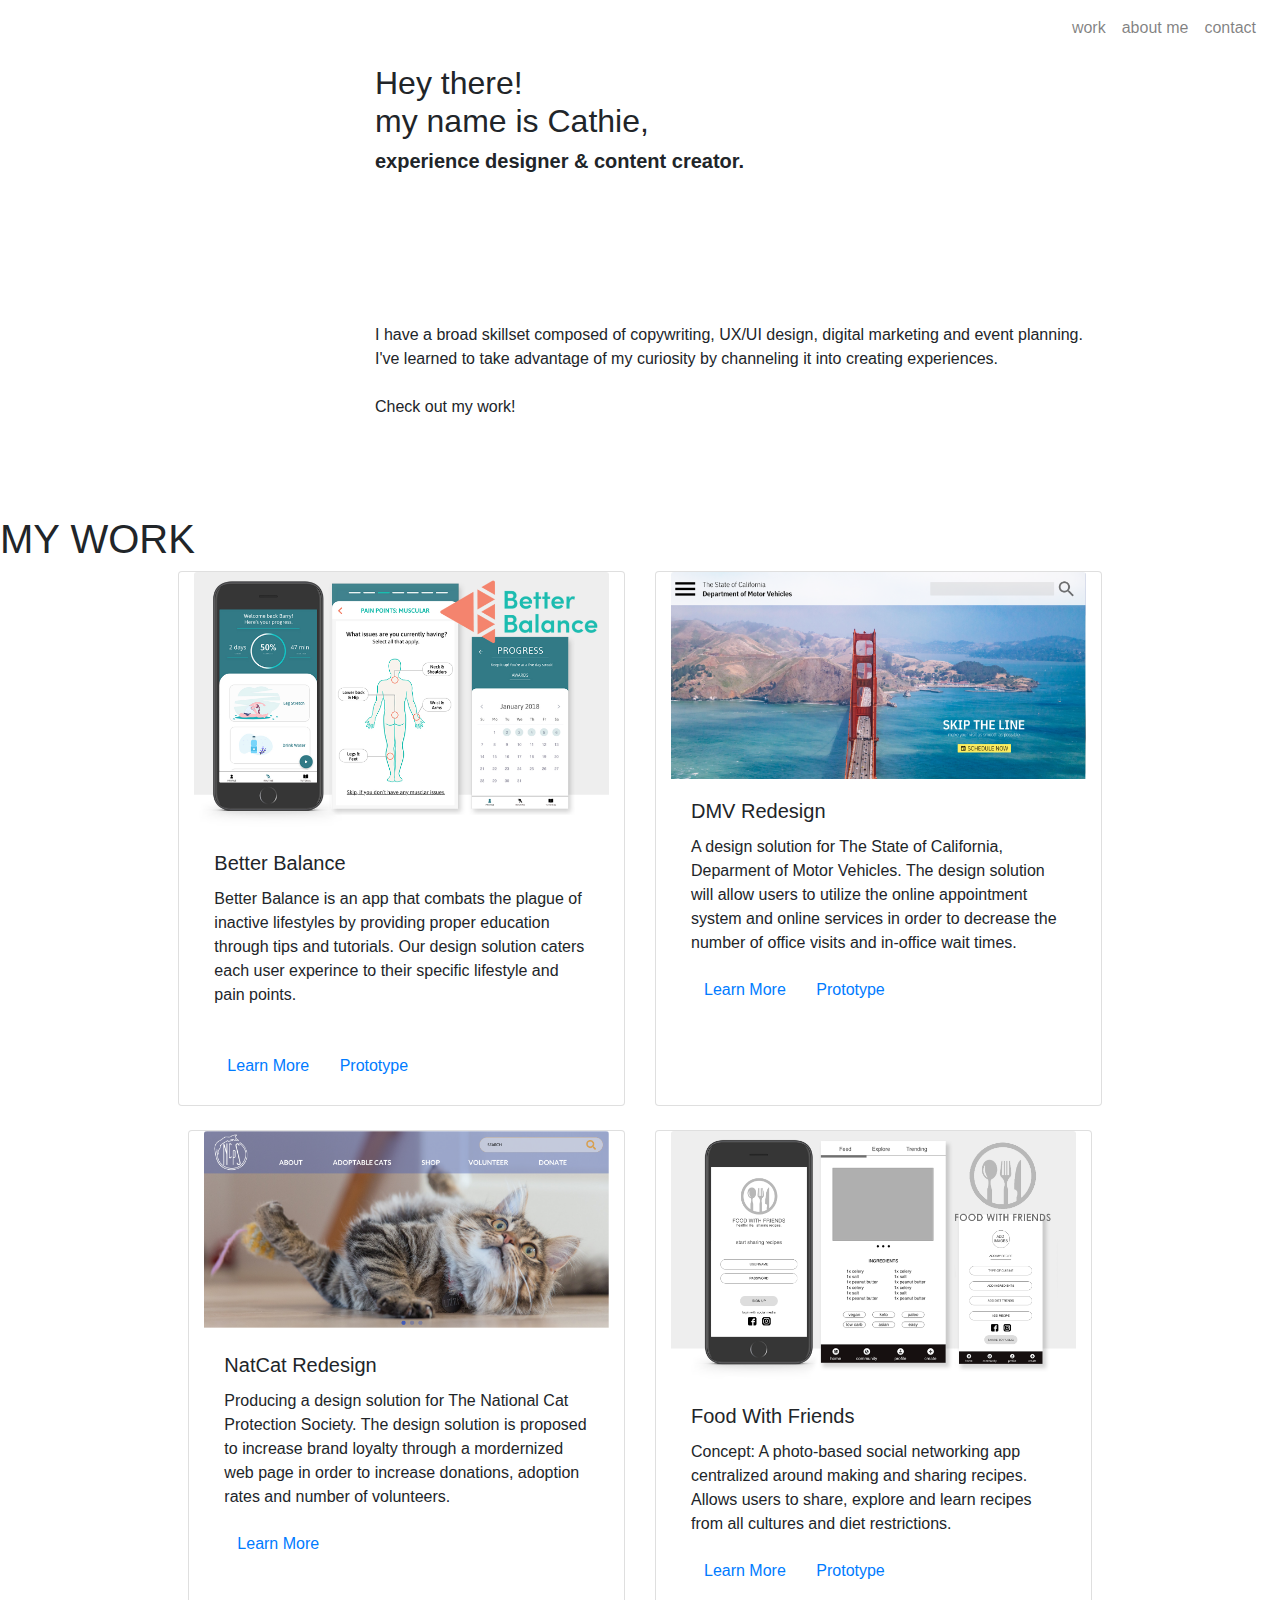
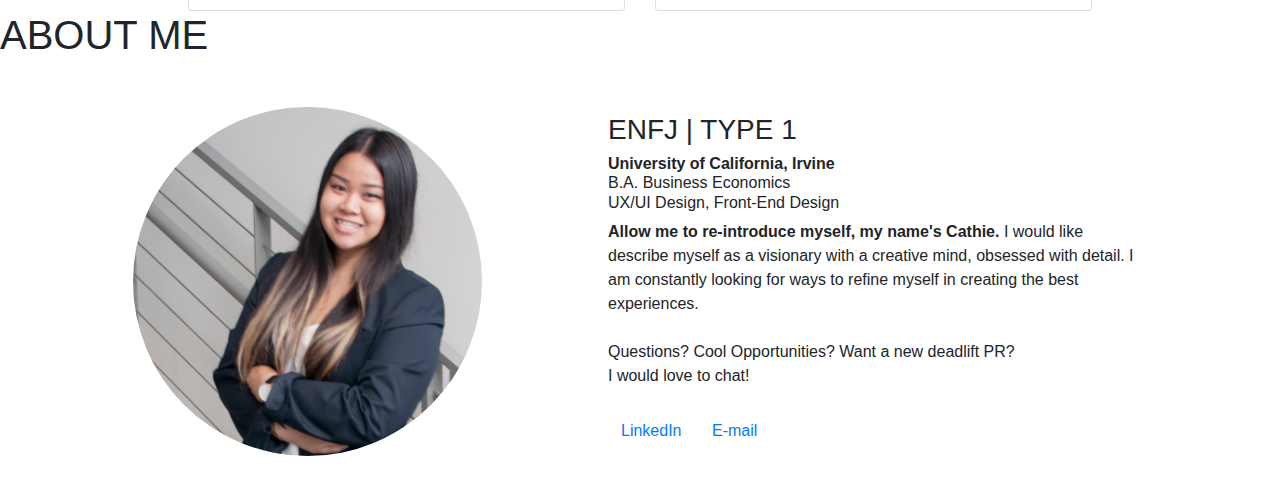
<file: index.html>
<!doctype html>
<html lang="en">

<head>
<title>Cathie Tu</title>
<!-- Required meta tags -->
<meta charset="utf-8">
<meta name="viewport" content="width=device-width, initial-scale=1, shrink-to-fit=no">

<link rel="stylesheet" href="https://maxcdn.bootstrapcdn.com/bootstrap/4.0.0/css/bootstrap.min.css" integrity="sha384-Gn5384xqQ1aoWXA+058RXPxPg6fy4IWvTNh0E263XmFcJlSAwiGgFAW/dAiS6JXm"
crossorigin="anonymous">

<link rel="stylesheet" href="style.css">

<!-- Styling -->
<style>
img {
    width: 100%;
    height: auto;
}
</style>

</head>

<body>
    <nav class="navbar fixed-top navbar-expand navbar-light bg-white">
        <!-- <h1 class="section-title col-lg-3 col-md-6 col-sm-6">CATHIE TU</h1> -->
        <span class="sr-only">(current)</span>
        <ul class="navbar-nav ml-auto">
            <li class="nav-item">
                <a class="nav-link" href="#Work">work</a>
            </li>
            <li class="nav-item">
                <a class="nav-link" href="#AboutMe">about me</a>
            </li>
            <li class="nav-item">
                <a class="nav-link" href="#Contact">contact</a>
            </li>
        </ul>
    </nav>

<!-- Main Content Container -->
<header class="jumbotron jumbotron-fluid bg-white offset-lg-3">
    <div class="col-lg-11 mx-auto text-black">
    <h2 class="display-10">Hey there!<br>
    my name is Cathie,<br></h2>
        <h5><b>experience designer & content creator.</b></h5>
        <div style="margin-top:150px;"> <a>I have a broad skillset composed of copywriting, UX/UI design, digital marketing and event planning. <br>I've learned to take advantage of my curiosity by channeling it into creating experiences.<br>
        <br>Check out my work!</a></div>
    </div>
</header>

    <article id="Work">
    <div class="row">
    <h1 class="section-title col-lg-3 col-sm-12">MY WORK</h1>

    <div class="card-deck justify-content-center">
        <div class="card col-md-4 col-sm-12">
            <img class="card-img-top" src="images/betterbalance.jpg" alt="Better Balance">
            <div class="card-body">
                <h5 class="card-title">Better Balance</h5>
                <p class="card-text">Better Balance is an app that combats the plague of inactive lifestyles by providing proper education through tips and tutorials. Our design solution caters each user experince to their specific lifestyle and pain points.  
                    </p><br>
                <a class="btn btn-default" href="Better-Balance.html" role="button">Learn More</a>
                <a class="btn btn-default" href="https://invis.io/AQPHCQR4GK5"  target="_blank" role="button">Prototype</a>
            </div>
        </div>
        <div class="card col-md-4 col-sm-12">
            <img class="card-img-top" src="images/DMV.png" alt="DMV Redesign">
                <div class="card-body">
                <h5 class="card-title">DMV Redesign</h5>
                <p class="card-text">A design solution for The State of California, Deparment of Motor Vehicles.  The design solution will allow users to utilize the online appointment system and online services in order to decrease the number of office visits and in-office wait times.</p>
                <!--<a class="btn btn-default" href="DMV-Redesign.html" role="button">Learn More</a>-->
                <a class="btn btn-default" href="https://projects.invisionapp.com/boards/DR3PTG5CPUH/" target="_blank" role="button">Learn More</a>
                <a class="btn btn-default" href="https://projects.invisionapp.com/share/TJNYIXS9XFN" target="_blank" role="button">Prototype</a>
                </div>
            </div>
        </div>
    </div><br>
    <div class="card-deck justify-content-center">
        
        <div class="card col-md-4 col-sm-12">
            <img class="card-img-top" src="images/NatCat.png" alt="NatCat Redesign">
                <div class="card-body">
                    <h5 class="card-title">NatCat Redesign</h5>
                    <p class="card-text">Producing a design solution for The National Cat Protection Society. The design solution is proposed to increase brand loyalty through a mordernized web page in order to increase donations, adoption rates and number of volunteers.</p>
                    <a class="btn btn-default" href="https://docs.google.com/presentation/d/1HiwWsgLH2Sv-QukL5yKOrxigmSCWcUnWLzoOxPmlDq8/edit?usp=sharing" target="_blank" role="button">Learn More</a>
                </div>
        </div>
        <div class="card col-md-4 col-sm-12">
            <img class="card-img-top" src="images/FoodWithFriends.png" alt="Food With Friends">
            <div class="card-body">
                <h5 class="card-title">Food With Friends</h5>
                <p class="card-text">Concept: A photo-based social networking app centralized around making and sharing recipes. Allows users to share, explore and learn recipes from all cultures and diet restrictions.</p>
                <a class="btn btn-default" href="https://projects.invisionapp.com/boards/JG3OULS8B3R" target="_blank" role="button">Learn More</a>
                <a class="btn btn-default" href="https://invis.io/89N86ZMSXAC" target="_blank" role="button">Prototype</a>
            </div>
        </div>        
    </div>

</article>
<article id="AboutMe">
    <div class="row"> 
            <h1 class="section-title col-lg-3 col-sm-6" style="margin-bottom: 0px;"> ABOUT ME</h1>
    <div class="container bg-white">
        <div class="row align-items-center">
            <div class="col-lg-5 order-lg-1">
            <div class="p-5">
                <img class="img-fluid rounded-circle"  src="images/CTsquare.jpg" alt="Cathie headshot">
            </div>
            </div>
            <div class="col-lg-7 order-lg-1 text-black">
            <div class="p-5">
                <h3>ENFJ | TYPE 1</h3>
                <h6><b>University of California, Irvine</b>
                    <br> B.A. Business Economics<br>
                    UX/UI Design, Front-End Design
                </h6>
                <a><b>Allow me to re-introduce myself, my name's Cathie.</b> I would like describe myself as a visionary with a creative mind, obsessed with detail. I am constantly looking for ways to refine myself in creating the best experiences.</a><br><br>
                <a>Questions? Cool Opportunities? Want a new deadlift PR? <br>I would love to chat!</a><br><br>
                <a href="https://www.linkedin.com/in/catherine-tu-97256283/" target="_blank" class="btn btn-default">
                    LinkedIn</a>
                <a href="mailto:tuc2@uci.edu" class="btn btn-default">
                    E-mail</a>
            </div>
            </div>
        </div>
    </div>
</div>
</article>

</body>

</html>
</file>
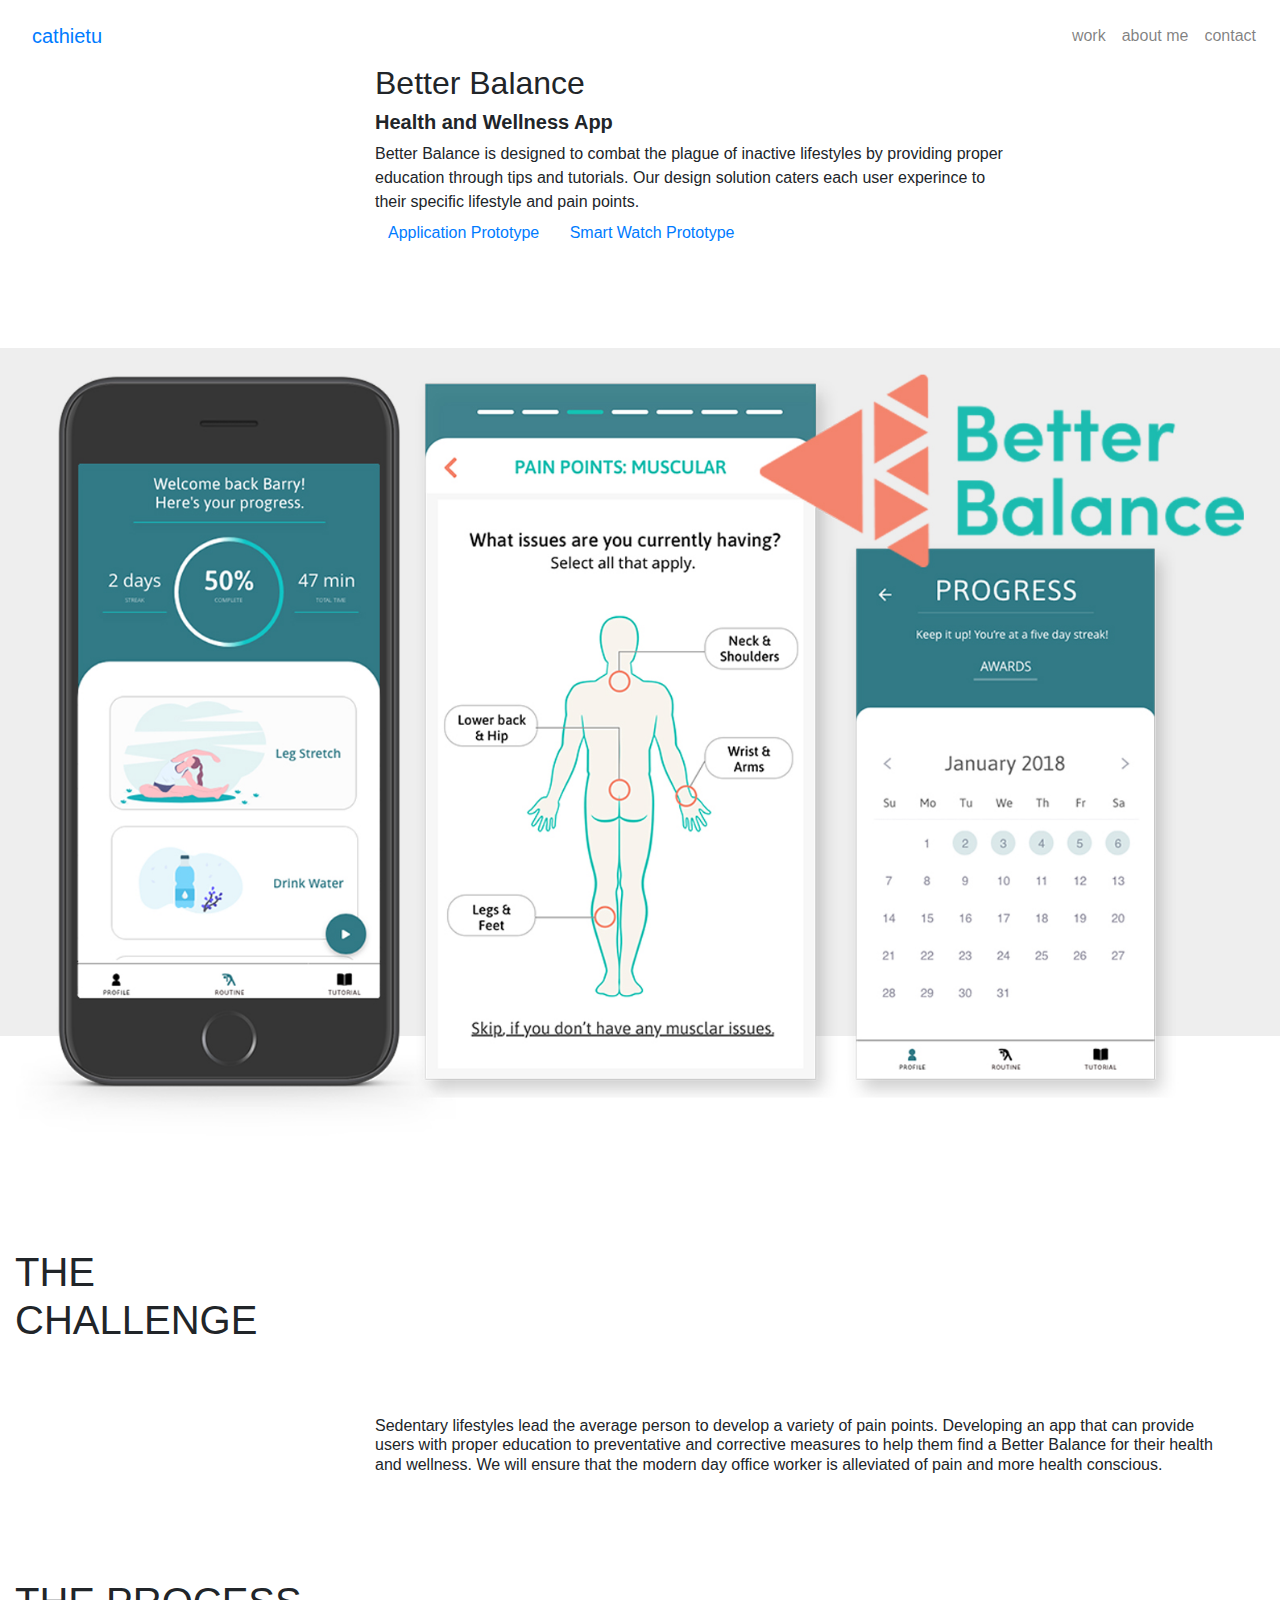
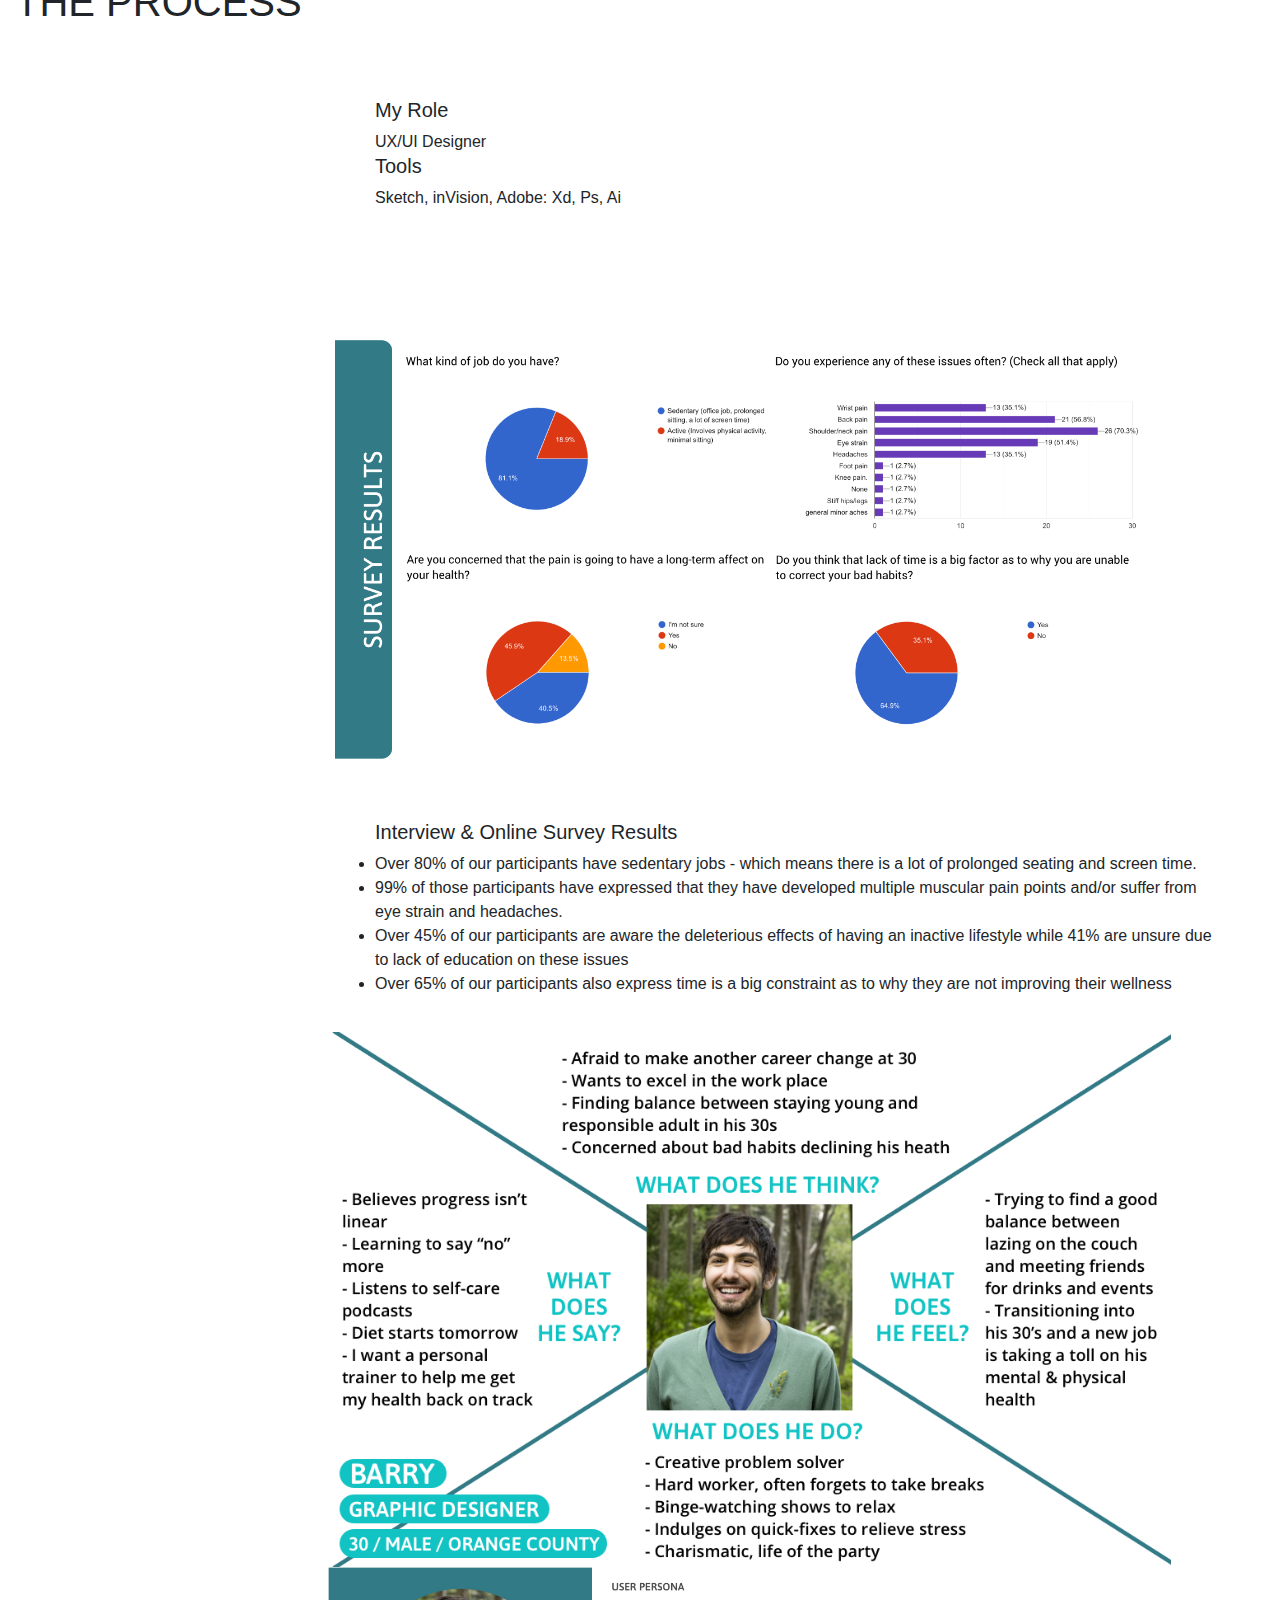
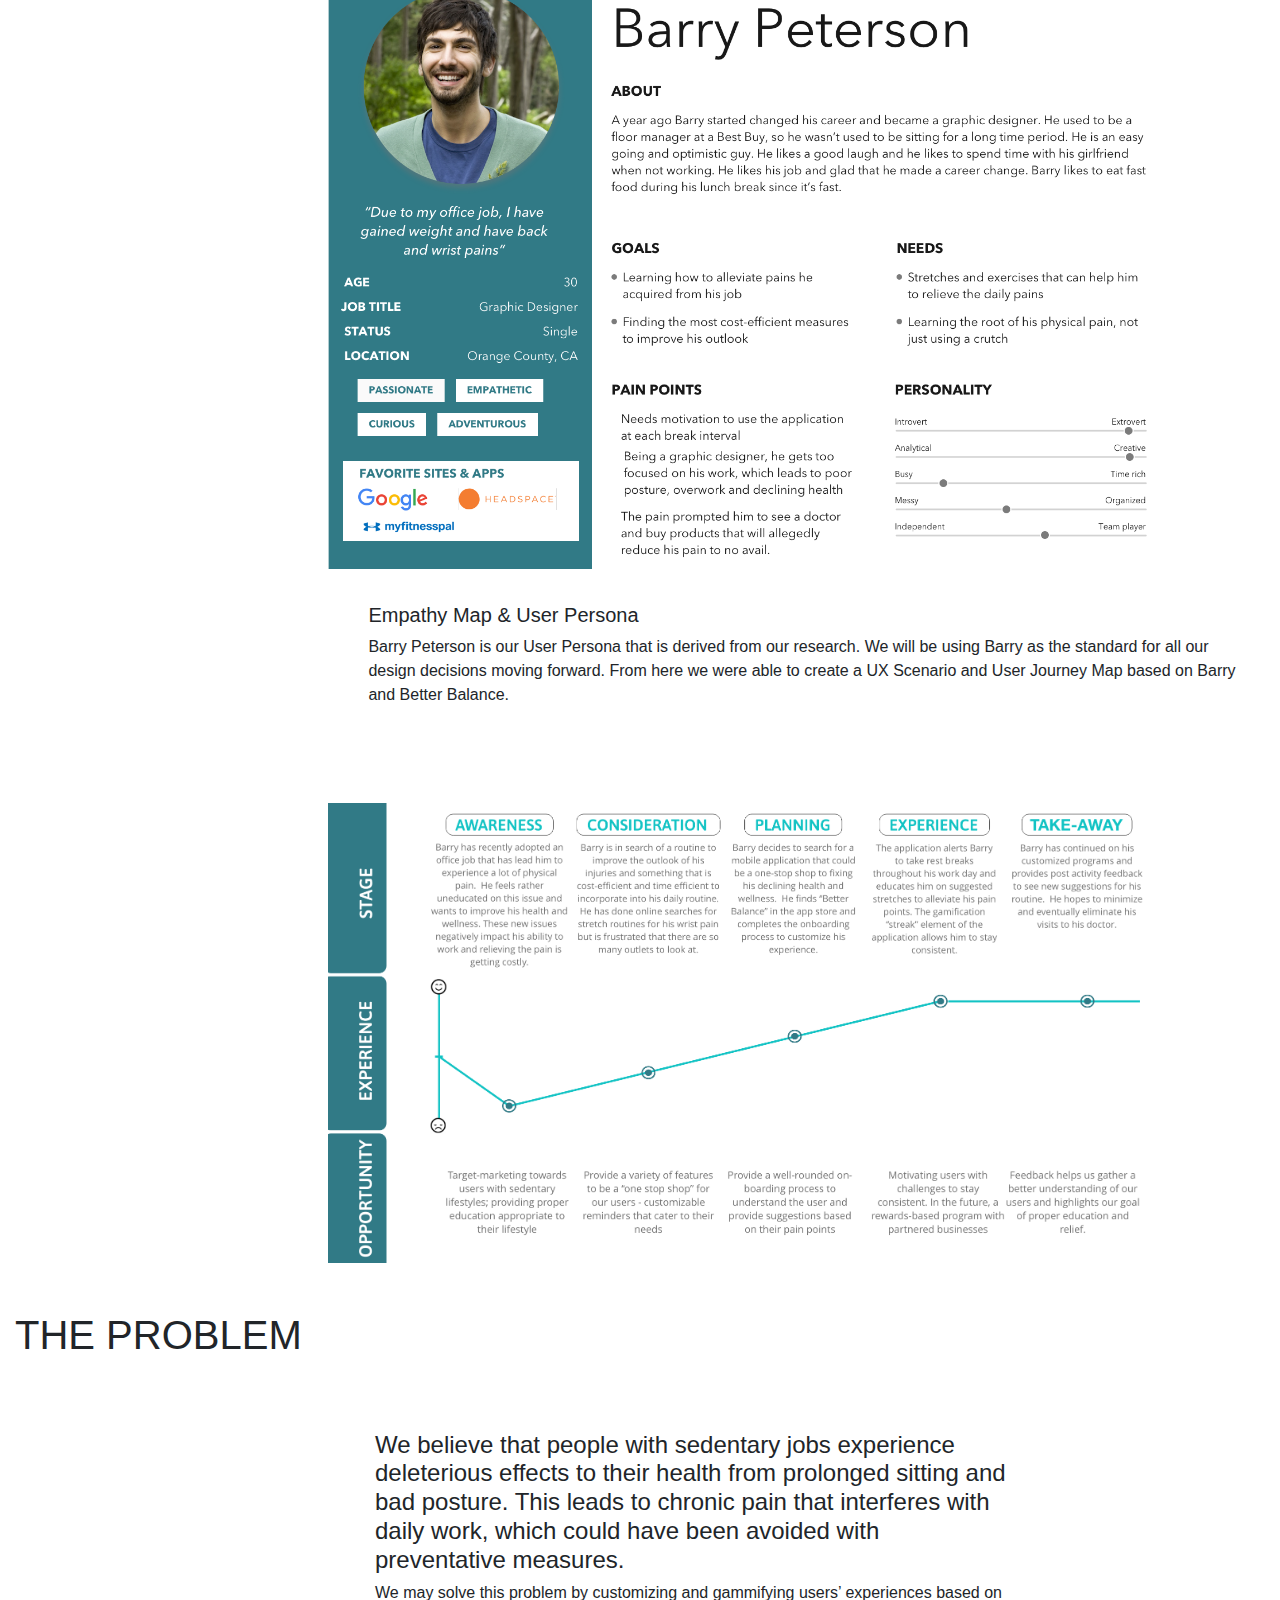
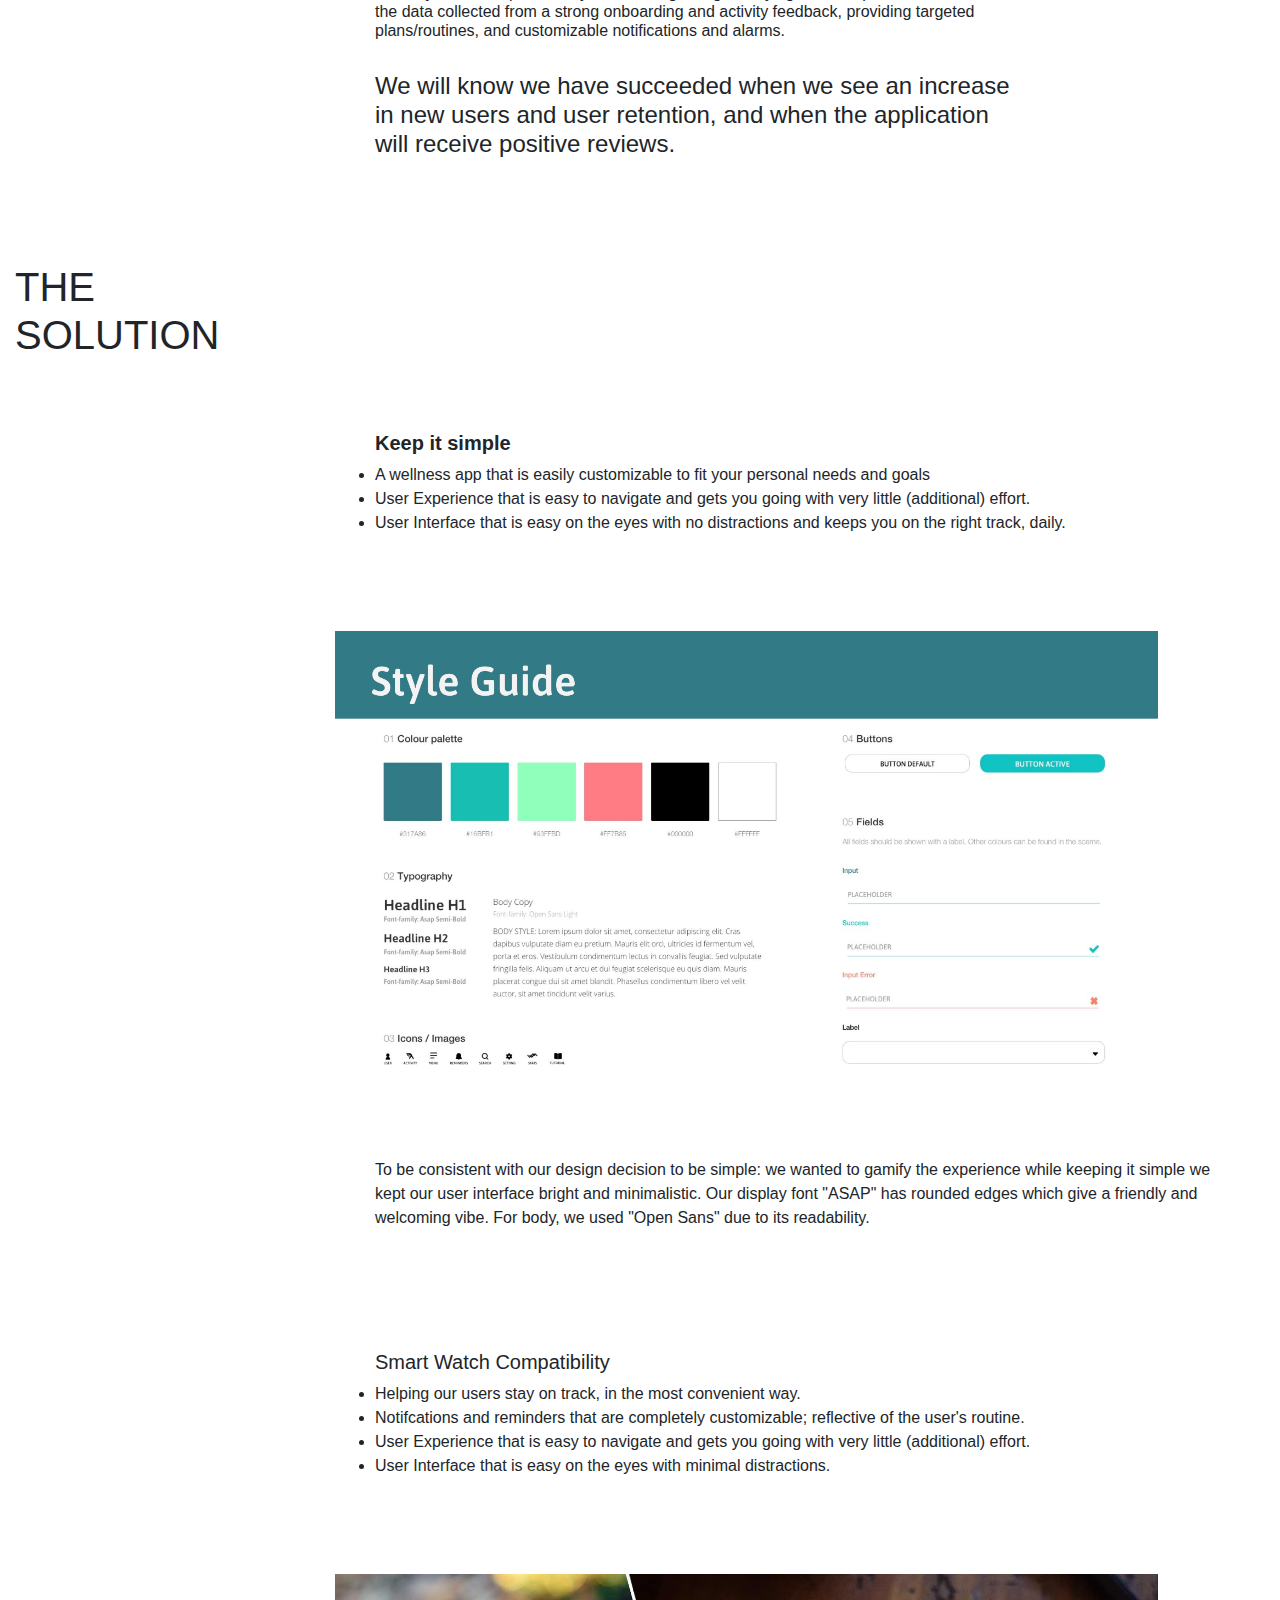
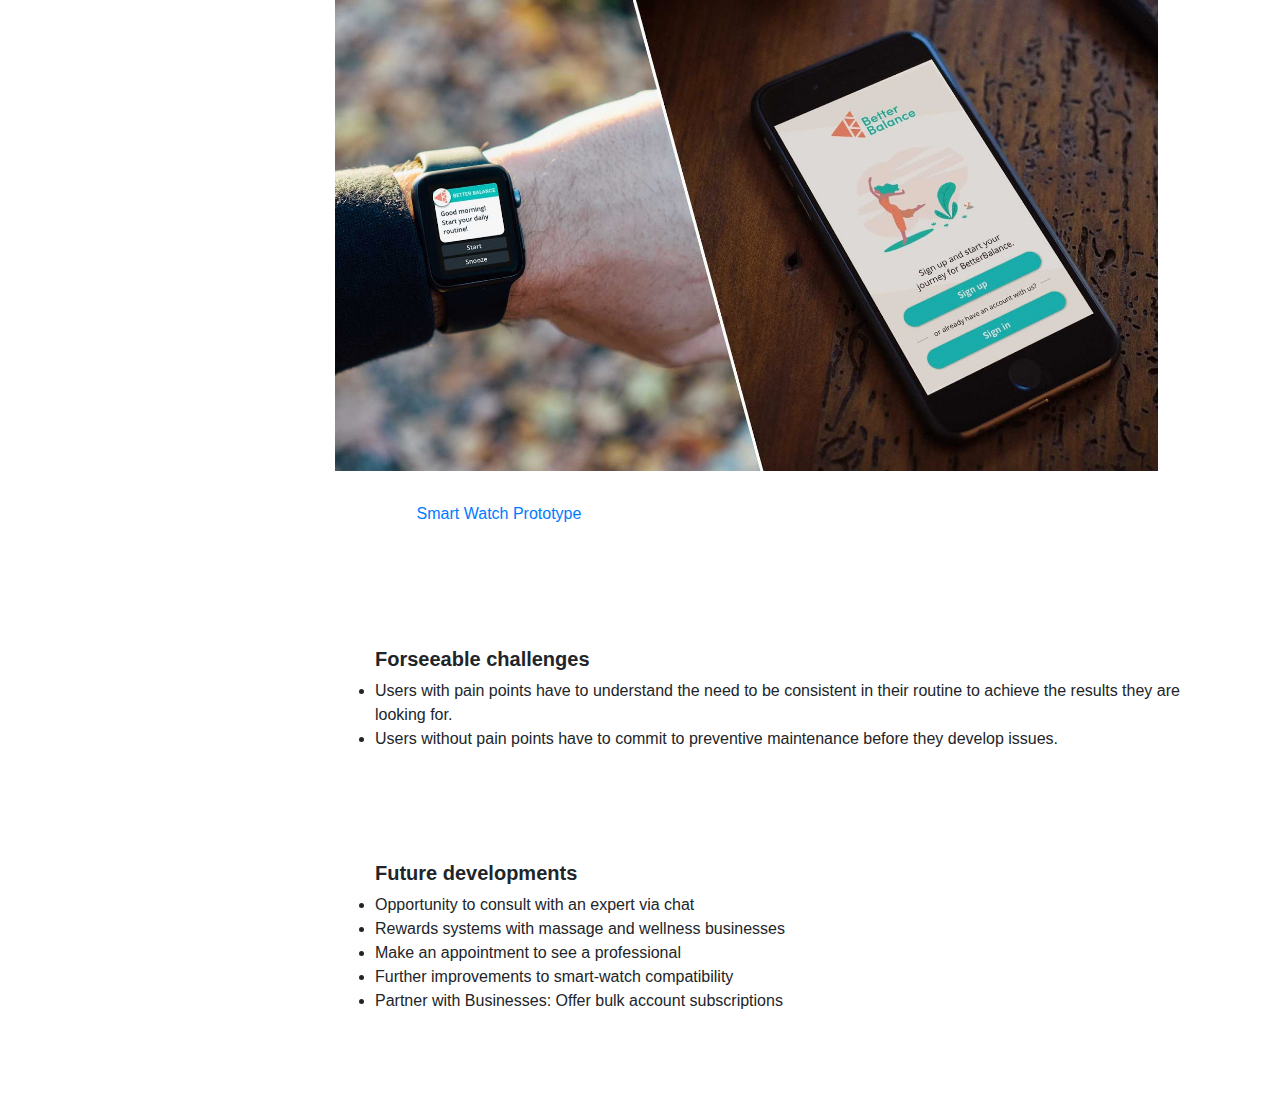
<file: Better-Balance.html>
<!doctype html>
<html lang="en">

<head>
<title>Better Balance</title>
<!-- Required meta tags -->
<meta charset="utf-8">
<meta name="viewport" content="width=device-width, initial-scale=1, shrink-to-fit=no">

<link rel="stylesheet" href="https://maxcdn.bootstrapcdn.com/bootstrap/4.0.0/css/bootstrap.min.css" integrity="sha384-Gn5384xqQ1aoWXA+058RXPxPg6fy4IWvTNh0E263XmFcJlSAwiGgFAW/dAiS6JXm"
crossorigin="anonymous">

<link rel="stylesheet" href="style.css">

<!-- Styling -->
<style>
img {
    width: 100%;
    height: auto;
}
</style>

</head>

<body>
    <nav class="navbar fixed-top navbar-expand navbar-light bg-white">
            <!-- <h1 class="section-title col-lg-3 col-md-6 col-sm-6">CATHIE TU</h1> -->
            <li class="navbar-brand mb-0 h1">
                <a class="nav-link" href="index.html">cathietu</a></li>
            <span class="sr-only">(current)</span>
            <ul class="navbar-nav ml-auto">
                <li class="nav-item">
                    <a class="nav-link" href="index.html#Work">work</a>
                </li>
                <li class="nav-item">
                    <a class="nav-link" href="index.html#AboutMe">about me</a>
                </li>
                <li class="nav-item">
                    <a class="nav-link" href="index.html#Contact">contact</a>
                </li>
            </ul>
        </nav>

        <header class="jumbotron jumbotron-fluid bg-white offset-lg-3">
            <div class="col-lg-11 mx-auto text-black">
                <h2 class="display-10">Better Balance</h2>
                <h5><b>Health and Wellness App</b></h5>
                <div style="width:75%;"> 
                    Better Balance is designed to combat the plague of inactive lifestyles by providing proper education through tips and tutorials. Our design solution caters each user experince to their specific lifestyle and pain points.  <br>

                </div>
                <a class="btn btn-default" href="https://projects.invisionapp.com/share/TJNYIXS9XFN" target="_blank" role="button">Application Prototype</a>
                <a class="btn btn-default" href="https://projects.invisionapp.com/share//NXPIVL4QZ76" target="_blank" role="button">Smart Watch Prototype</a>
            </div>
        </header>
        <img class="casephoto" src="images/betterbalance.jpg" alt="Better Balance">


<h1 class="section-title col-lg-3 col-sm-12" style="margin-top:100px;">THE CHALLENGE</h1>
    <header class="jumbotron jumbotron-fluid bg-white offset-lg-3">
    <div class="col-lg-11 mx-auto">
<h6>Sedentary lifestyles lead the average person to develop a variety of pain points. Developing an app that can provide users with proper education to preventative and corrective measures to help them find a Better Balance for their health and wellness. We will ensure that the modern day office worker is alleviated of pain and more health conscious. </h6>

    </div></header>
<h1 class="section-title col-lg-3 col-sm-12">THE PROCESS</h1>
    <div class="jumbotron jumbotron-fluid bg-white offset-lg-3">
            <div class="col-lg-11 mx-auto">
                    <h5> My Role</h5>
                    UX/UI Designer
                    <br>
                    <h5> Tools</h5>
                    Sketch, inVision, Adobe: Xd, Ps, Ai
            </div></div>

    <div class="col-lg-8 offset-lg-3">
        <img class="contentphoto" src="images/surveyresponses.png" alt="Better Balance - Survey Results">
    </div> 
        <div class="jumbotron jumbotron-fluid bg-white offset-lg-3" style="margin-top: -30px;">
                <div class="col-lg-11 mx-auto">
        <h5>Interview & Online Survey Results</h5>
        <li>Over 80% of our participants have sedentary jobs - which means there is a lot of prolonged seating and screen time.</li>
        <li>99% of those participants have expressed that they have developed multiple muscular pain points and/or suffer from eye strain and headaches.</li>
        <li>Over 45% of our participants are aware the deleterious effects of having an inactive lifestyle while 41% are unsure due to lack of education on these issues</li>
        <li>Over 65% of our participants also express time is a big constraint as to why they are not improving their wellness</li>
    </div></div>

<div class="row" style="margin-top: -60px;">
        <div class="item-1 col-md-12 col-lg-8 offset-lg-3">
            <img class="" src="images/EmpathyMap.png" alt="Better Balance - Empathy Map">
        </div>
        <div class="item-2 col-md-12 col-lg-8 offset-lg-3">
            <img class="" src="images/UserPersona.png" alt="Better Balance - User Persona">
        </div>
        <div class="jumbotron jumbotron-fluid bg-white offset-lg-3" style="margin-top: -30px;">
        <div class="col-lg-11 mx-auto">
        <h5>Empathy Map & User Persona</h5>
        Barry Peterson is our User Persona that is derived from our research.  We will be using Barry as the standard for all our design decisions moving forward. From here we were able to create a UX Scenario and User Journey Map based on Barry and Better Balance.
</div></div>
<div class="col-lg-8 offset-lg-3">
        <img class="contentphoto" src="images/UserJourneyMap.png" alt="Better Balance - Journey Map"></div>
    </div> 
<br><br> 

<h1 class="section-title col-lg-3 col-sm-12">THE PROBLEM</h1>
    <div class="jumbotron jumbotron-fluid bg-white offset-lg-3">
        <div class="col-lg-11 mx-auto">
            <div style="width:75%;"> 
                <h4>
                We believe that people with sedentary jobs experience deleterious effects to their health from prolonged sitting and bad posture. This leads to chronic pain that interferes with daily work, which could have been avoided with preventative measures. <br>
                <h6>We may solve this problem by customizing and gammifying users’ experiences based on the data collected from a strong onboarding and activity feedback, providing targeted plans/routines, and customizable notifications and alarms. </h6><br>
                <h4>
                We will know we have succeeded when we see an increase in new users and user retention, and when the application will receive positive reviews.
                </h4>
            </div>
        </div>
    </div>
<h1 class="section-title col-lg-3 col-sm-12">THE SOLUTION</h1>
<div class="jumbotron jumbotron-fluid bg-white offset-lg-3">
        <div class="col-lg-11 mx-auto">
                <h5><b>Keep it simple</b></h5>
                <a>
                    <li>A wellness app that is easily customizable to fit your personal needs and goals</li> 
                <li>User Experience that is easy to navigate and gets you going with very little (additional) effort.</li>
                <li>User Interface that is easy on the eyes with no distractions and keeps you on the right track, daily.
                    </li></a>
        </div></div>
    <div class="col-lg-8 offset-lg-3">
            <img class="contentphoto" src="images/StyleGuide.png" alt="Better Balance - Style Guide"></div>
        
    <div class="jumbotron jumbotron-fluid bg-white offset-lg-3">
            <div class="col-lg-11 mx-auto">
                    <a>To be consistent with our design decision to be simple: we wanted to gamify the experience while keeping it simple
                    we kept our user interface bright and minimalistic. </a>
                    <a>Our display font "ASAP" has rounded edges which give a friendly and welcoming vibe. For body, we used "Open Sans" due to its readability. </a>
            </div></div>
            
    <div class="jumbotron jumbotron-fluid bg-white offset-lg-3" style="margin-top: -40px">
        <div class="col-lg-11 mx-auto">
                <h5>Smart Watch Compatibility</h5>
                <a>
                    <li>Helping our users stay on track, in the most convenient way. </li>
                    <li>Notifcations and reminders that are completely customizable; reflective of the user's routine.</li> 
                <li>User Experience that is easy to navigate and gets you going with very little (additional) effort.</li>
                <li>User Interface that is easy on the eyes with minimal distractions.
                    </li></a>
                </div>
            </div>

        <div class="col-lg-8 offset-lg-3">
                <img class="contentphoto" src="images/BetterBalanceSmartWatch.png" alt="Better Balance - Smart Watch Compatibility">
               <br><br>
                <a class="btn btn-default offset-lg-1" href="https://projects.invisionapp.com/share//NXPIVL4QZ76" target="_blank" role="button">Smart Watch Prototype</a></div>      
    

    <div class="jumbotron jumbotron-fluid bg-white offset-lg-3" style="margin-top: 50px;">
        <div class="col-lg-11 mx-auto">
                <h5><b>Forseeable challenges</b></h5>
                <a>
                <li>Users with pain points have to understand the need to be consistent in their routine to achieve the results they are looking for.</li> 
                <li>Users without pain points have to commit to preventive maintenance before they develop issues.</li></a>
        </div></div>

    <div class="jumbotron jumbotron-fluid bg-white offset-lg-3" style="margin-top: -50px;">
        <div class="col-lg-11 mx-auto">
                <h5><b>Future developments</b></h5>
                <a>
                <li>Opportunity to consult with an expert via chat </li>
                <li>Rewards systems with massage and wellness businesses</li>
                <li>Make an appointment to see a professional</li>
                <li>Further improvements to smart-watch compatibility</li>
                <li>Partner with Businesses: Offer bulk account subscriptions</li>
                    </a>
        </div></div>
 </body>
</file>
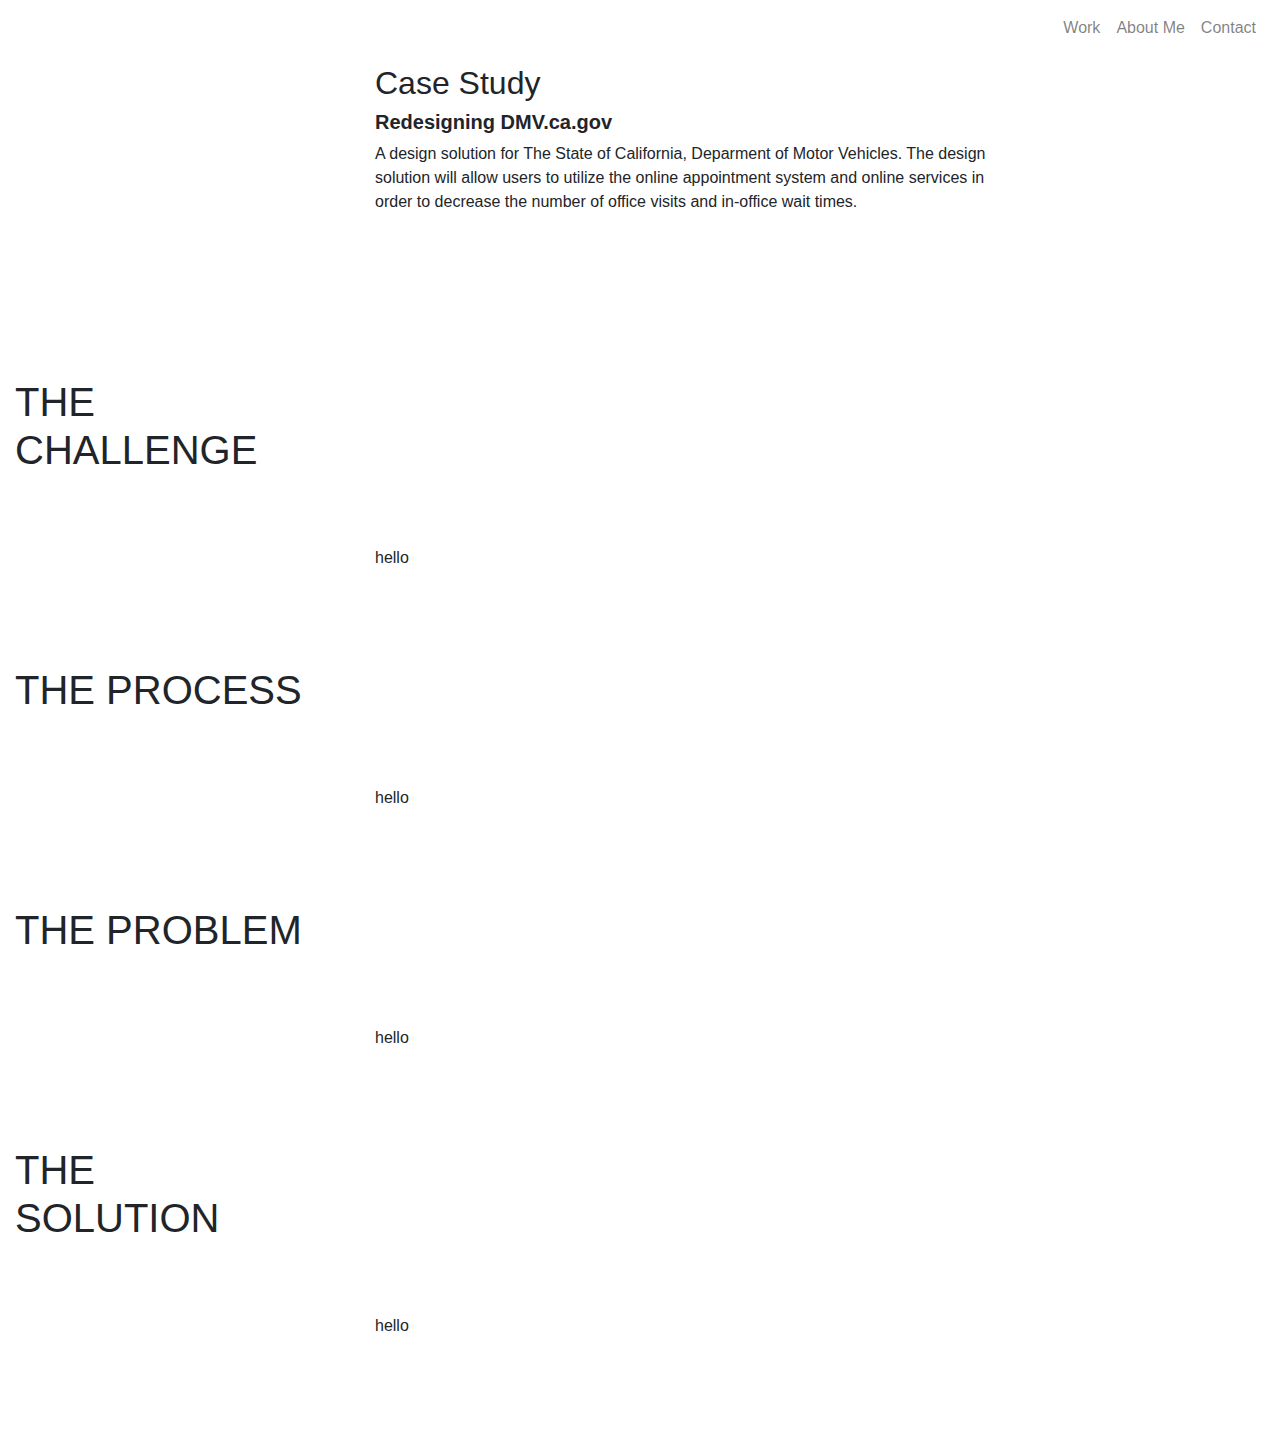
<file: DMV-Redesign copy.html>
<!doctype html>
<html lang="en">

<head>
<title>DMV Redesign</title>
<!-- Required meta tags -->
<meta charset="utf-8">
<meta name="viewport" content="width=device-width, initial-scale=1, shrink-to-fit=no">

<link rel="stylesheet" href="https://maxcdn.bootstrapcdn.com/bootstrap/4.0.0/css/bootstrap.min.css" integrity="sha384-Gn5384xqQ1aoWXA+058RXPxPg6fy4IWvTNh0E263XmFcJlSAwiGgFAW/dAiS6JXm"
crossorigin="anonymous">

<link rel="stylesheet" href="style.css">

<!-- Styling -->
<style>
img {
    width: 100%;
    height: auto;
}
</style>

</head>

<body>
    <nav class="navbar fixed-top navbar-expand navbar-light bg-white">
            <!-- <h1 class="section-title col-lg-3 col-md-6 col-sm-6">CATHIE TU</h1> -->
            <span class="sr-only">(current)</span>
            <ul class="navbar-nav ml-auto">
                <li class="nav-item">
                    <a class="nav-link" href="index.html#Work">Work</a>
                </li>
                <li class="nav-item">
                    <a class="nav-link" href="index.html#AboutMe">About Me</a>
                </li>
                <li class="nav-item">
                    <a class="nav-link" href="index.html#Contact">Contact</a>
                </li>
            </ul>
        </nav>
        <header class="jumbotron jumbotron-fluid bg-white offset-lg-3">
            <div class="col-lg-11 mx-auto text-black">
                <h2 class="display-10">Case Study</h2>
                <h5><b>Redesigning DMV.ca.gov</b></h5>
                <div style="width:75%;"> 
                A design solution for The State of California, Deparment of Motor Vehicles.  The design solution will allow users to utilize the online appointment system and online services in order to decrease the number of office visits and in-office wait times.<br>
                </div>
            </div>
        </header>
<h1 class="section-title col-lg-3 col-sm-12" style="margin-top:100px;">THE CHALLENGE</h1>
    <header class="jumbotron jumbotron-fluid bg-white offset-lg-3">
    <div class="col-lg-11 mx-auto">
        hello
    </div></header>
<h1 class="section-title col-lg-3 col-sm-12">THE PROCESS</h1>
    <header class="jumbotron jumbotron-fluid bg-white offset-lg-3">
            <div class="col-lg-11 mx-auto">
                hello
            </div></header>
<h1 class="section-title col-lg-3 col-sm-12">THE PROBLEM</h1>
    <header class="jumbotron jumbotron-fluid bg-white offset-lg-3">
            <div class="col-lg-11 mx-auto">
                hello
            </div></header>
<h1 class="section-title col-lg-3 col-sm-12">THE SOLUTION</h1>
    <header class="jumbotron jumbotron-fluid bg-white offset-lg-3">
            <div class="col-lg-11 mx-auto">
                hello
            </div></header>
    
</body>
</file>
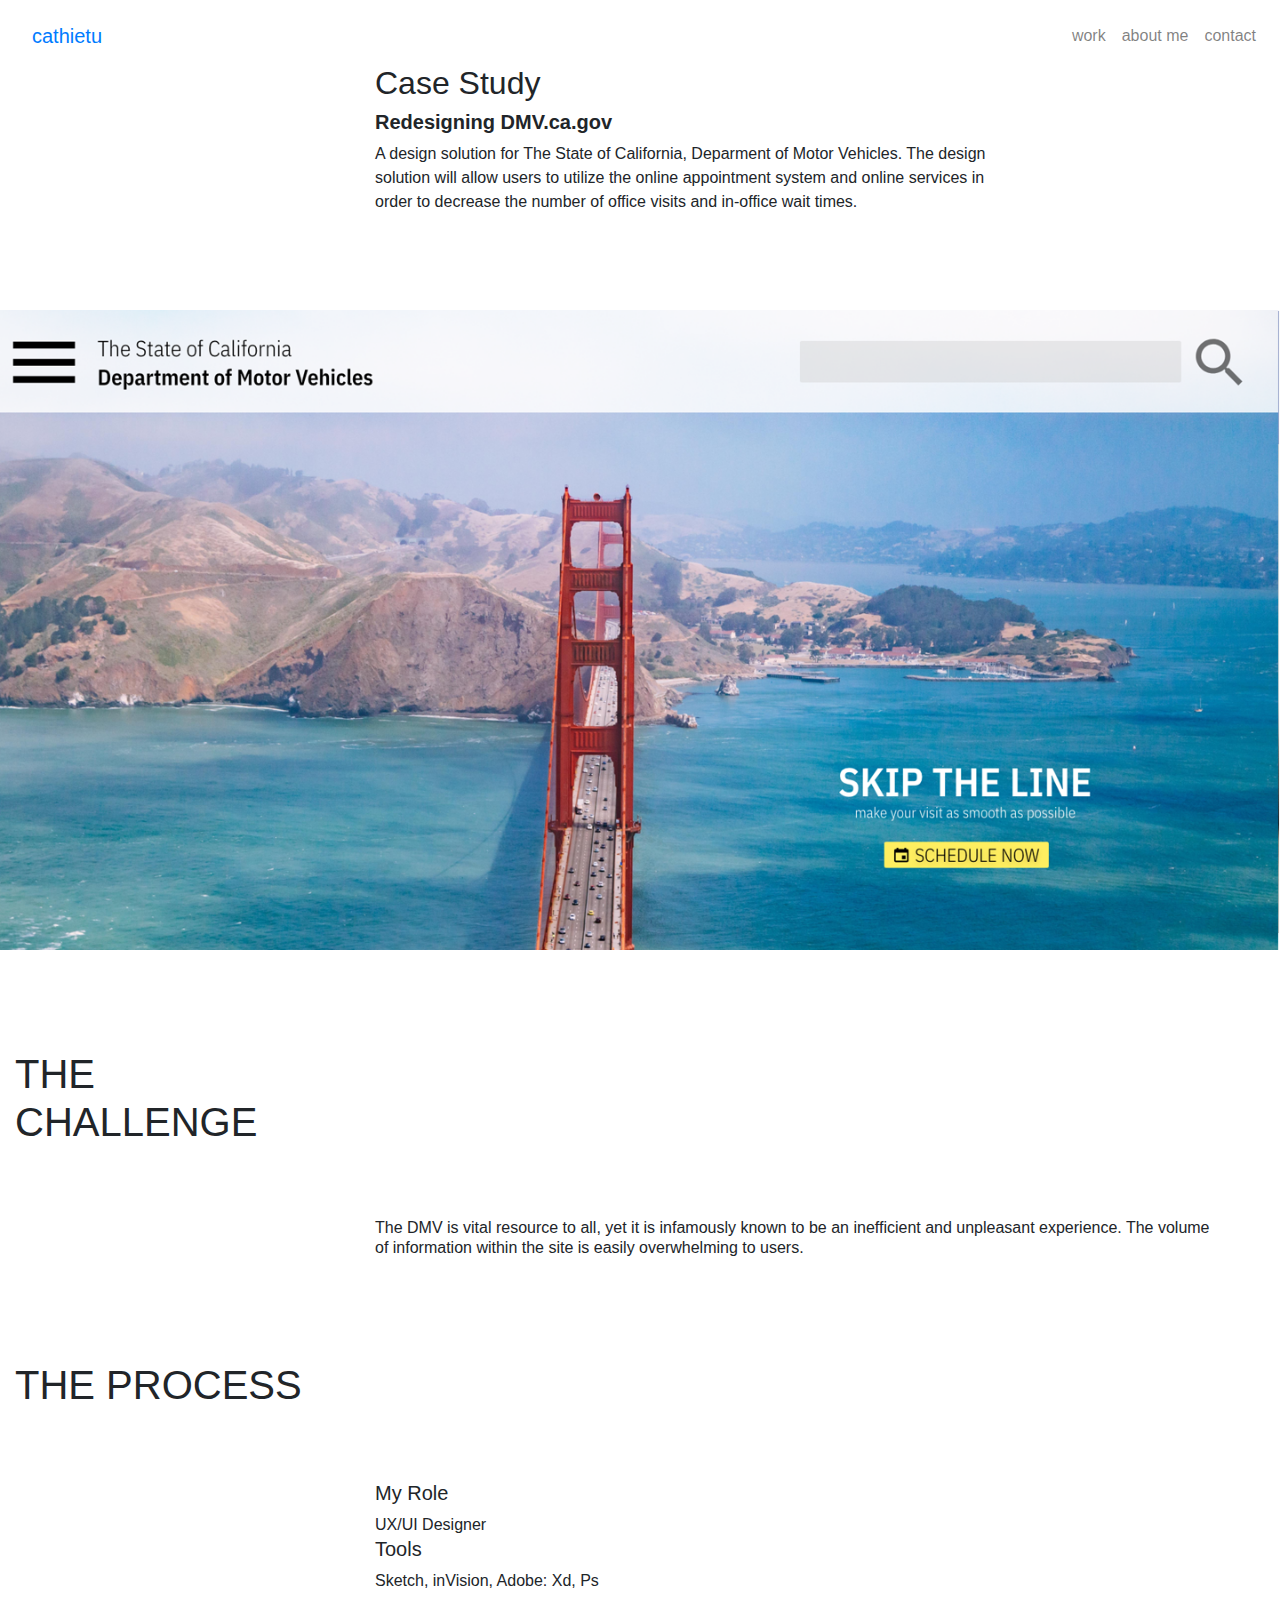
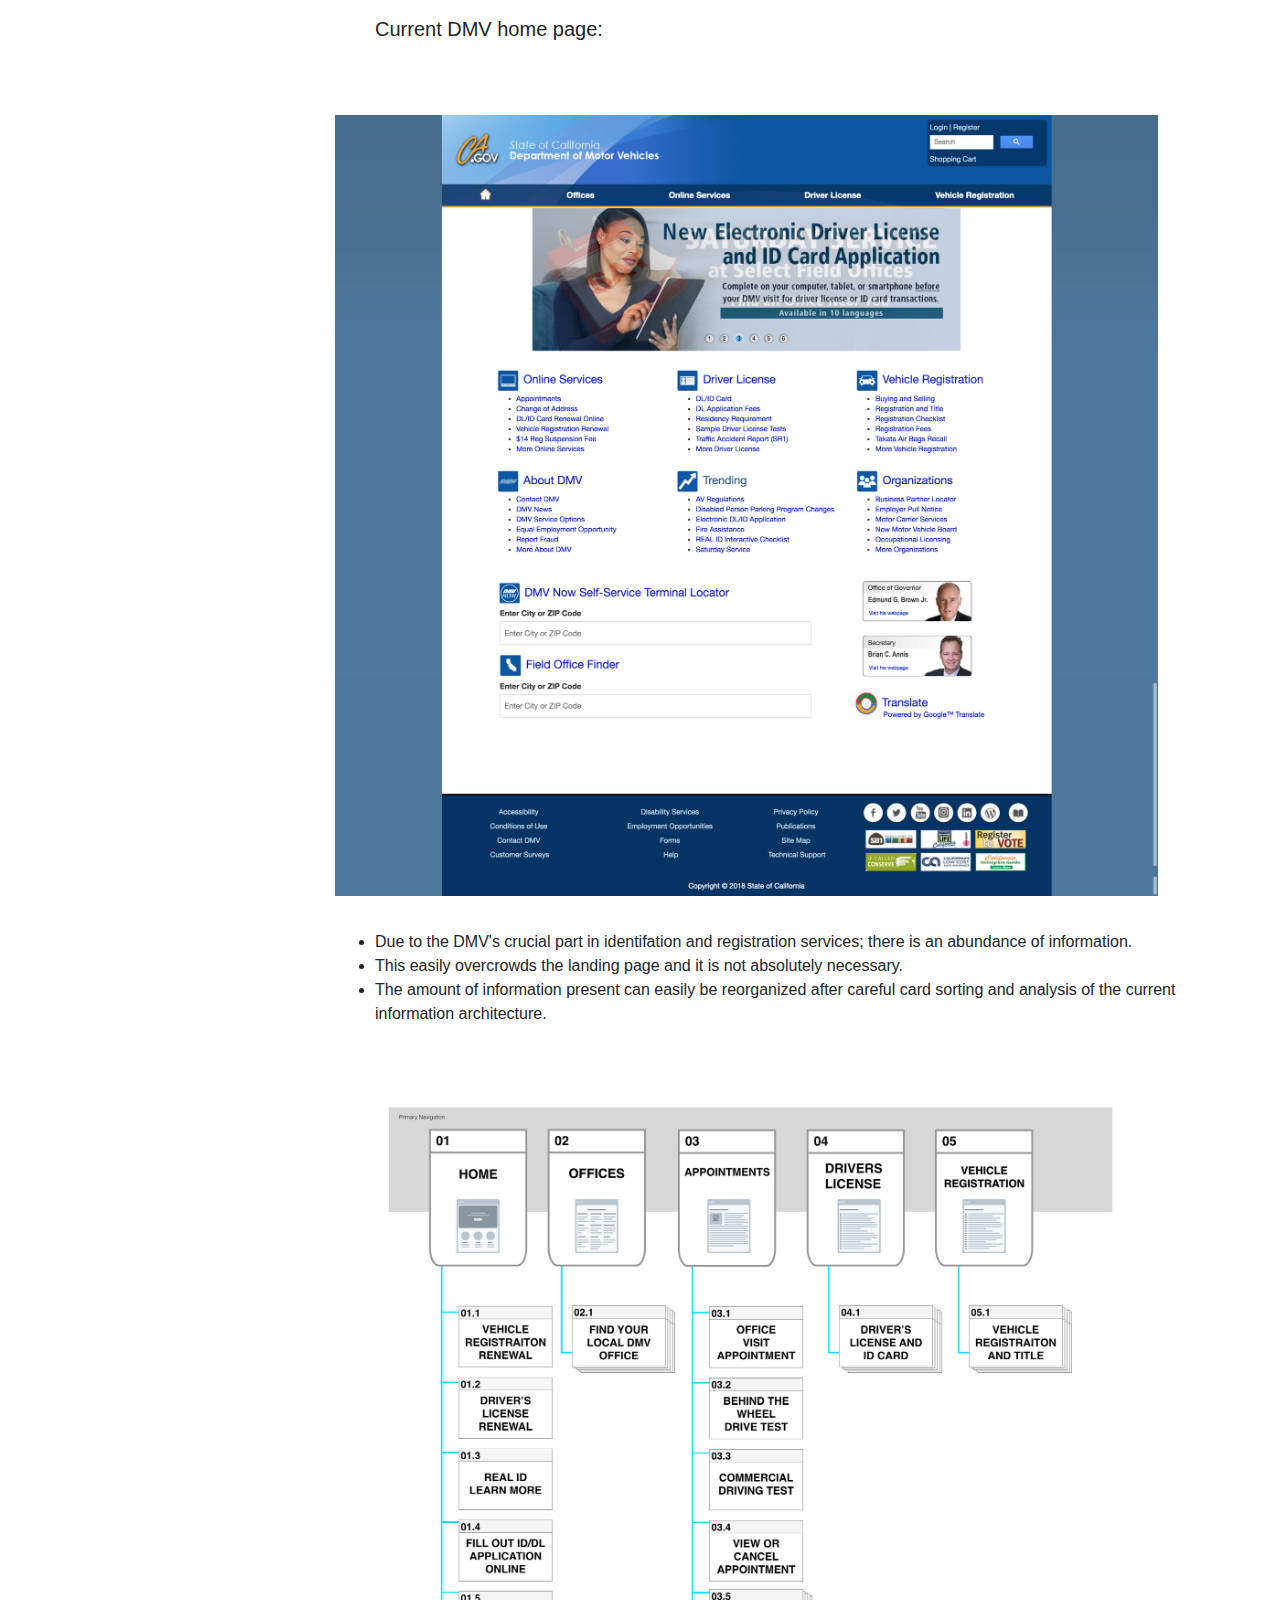
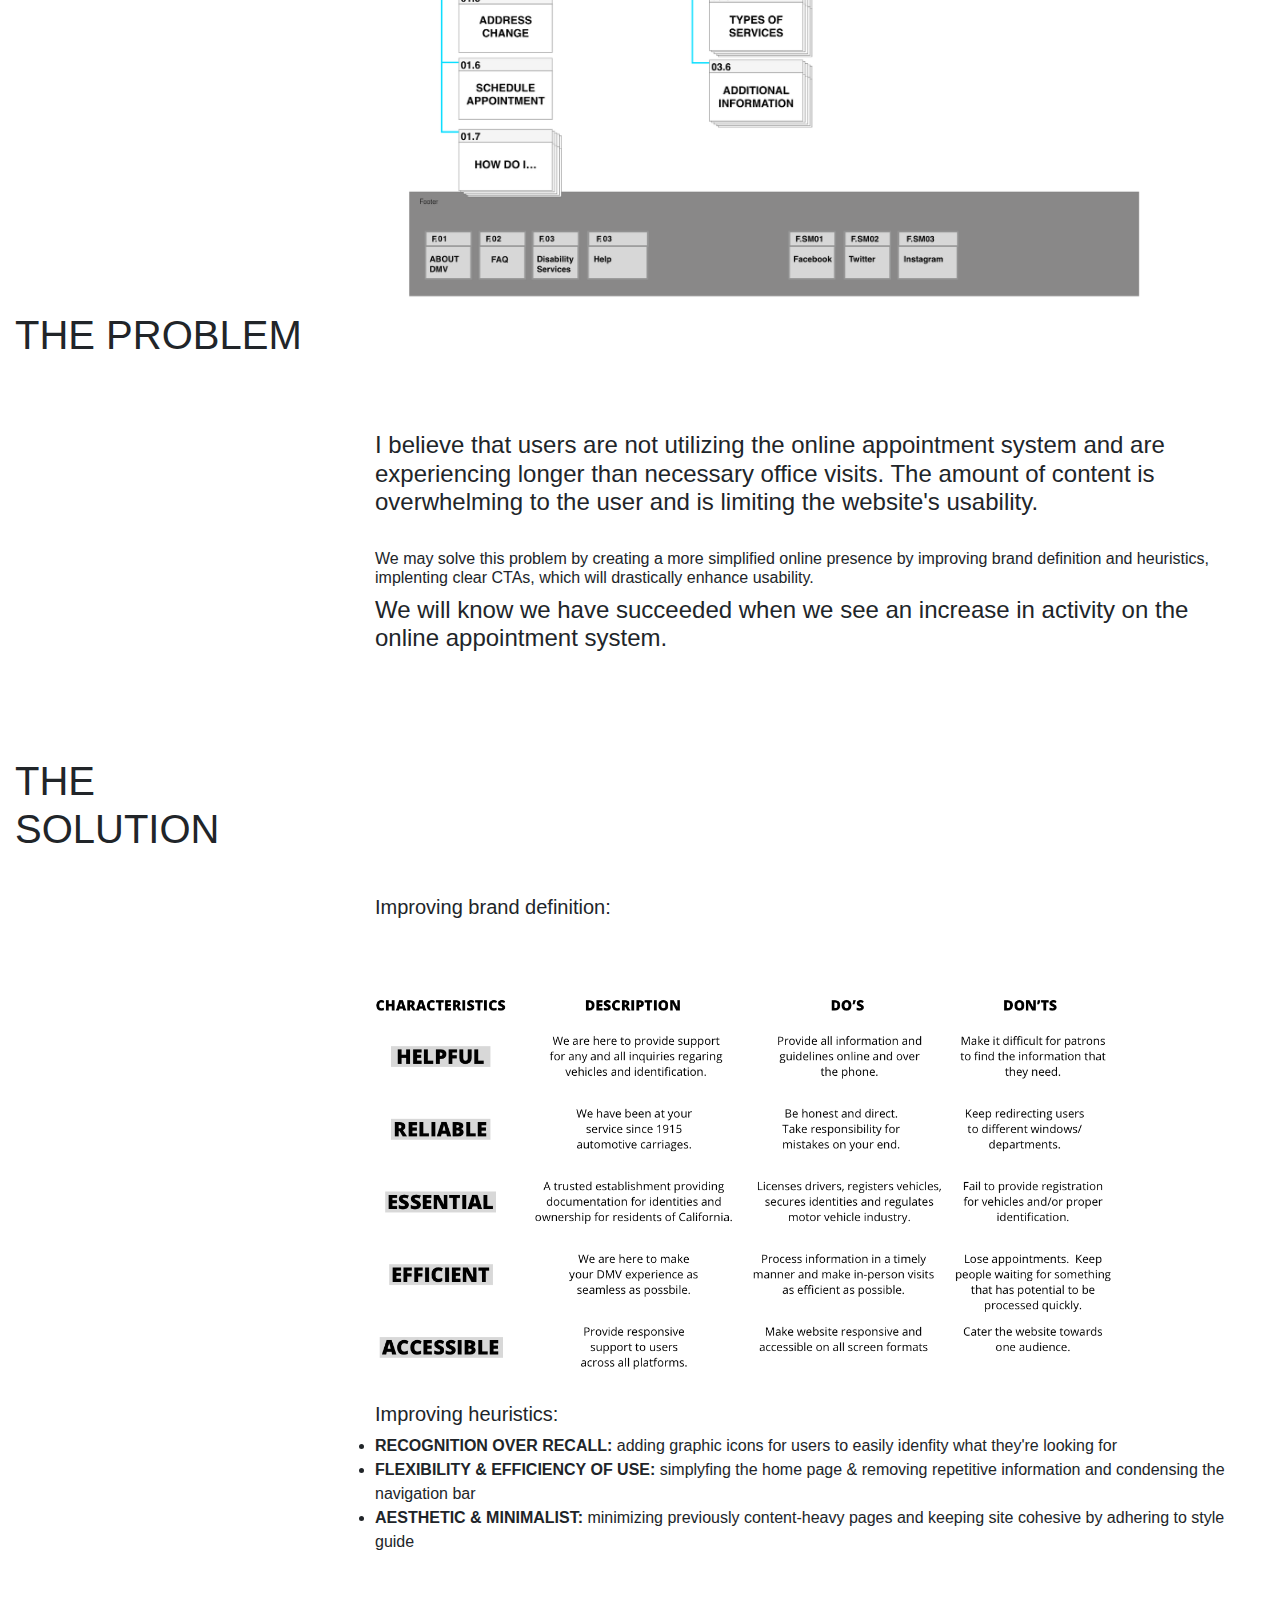
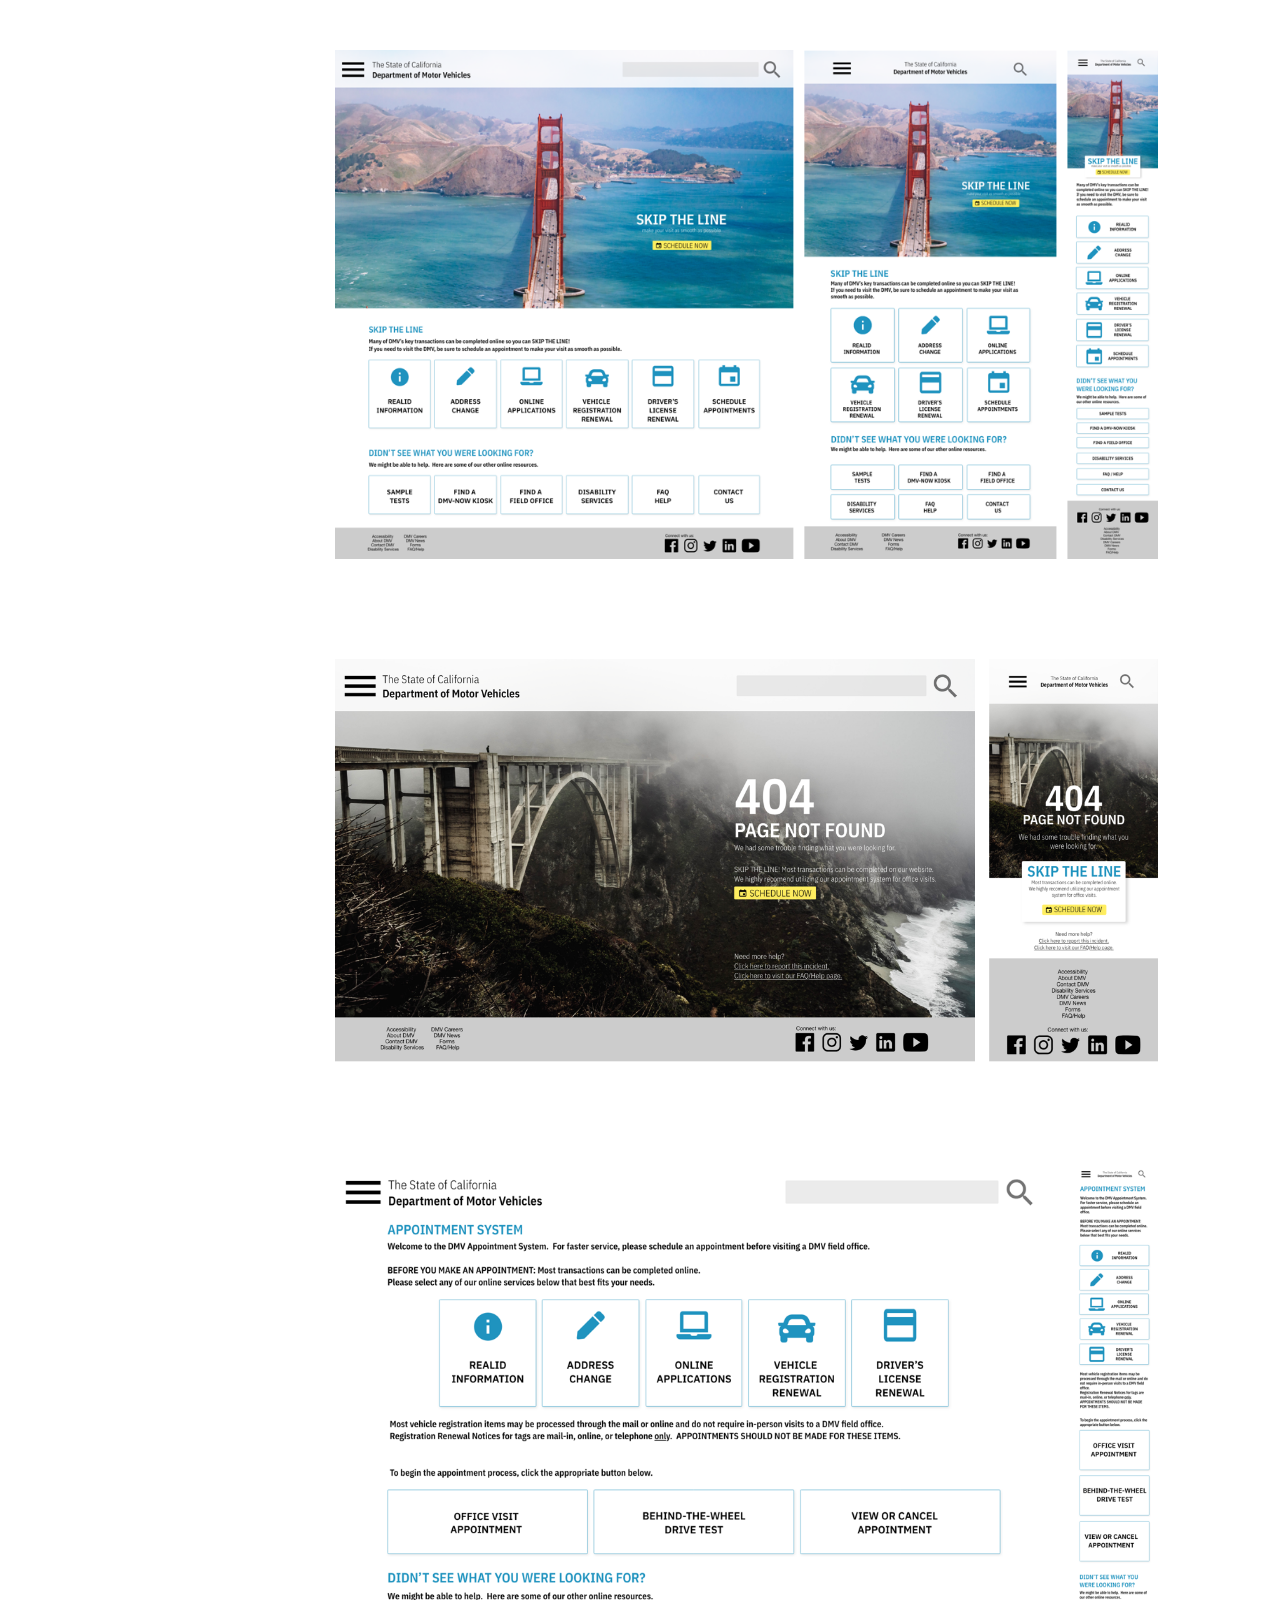
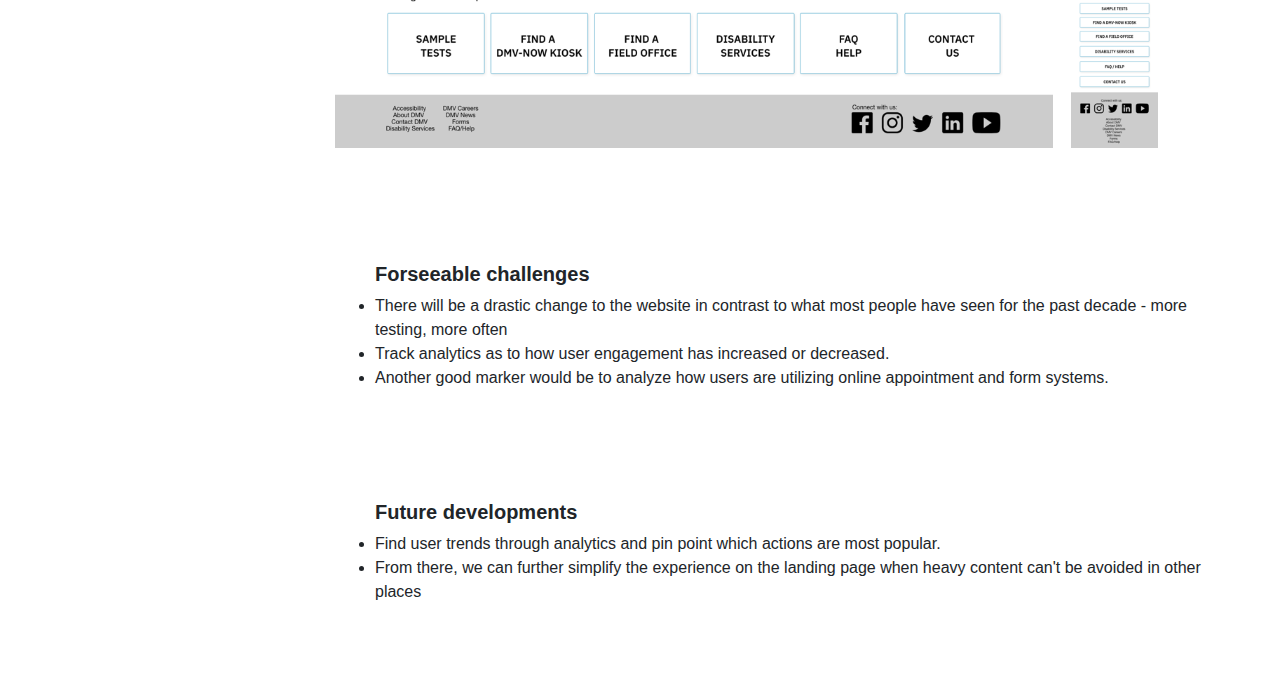
<file: DMV-Redesign.html>
<!doctype html>
<html lang="en">

<head>
<title>DMV Redesign</title>
<!-- Required meta tags -->
<meta charset="utf-8">
<meta name="viewport" content="width=device-width, initial-scale=1, shrink-to-fit=no">

<link rel="stylesheet" href="https://maxcdn.bootstrapcdn.com/bootstrap/4.0.0/css/bootstrap.min.css" integrity="sha384-Gn5384xqQ1aoWXA+058RXPxPg6fy4IWvTNh0E263XmFcJlSAwiGgFAW/dAiS6JXm"
crossorigin="anonymous">

<link rel="stylesheet" href="style.css">

<!-- Styling -->
<style>
img {
    width: 100%;
    height: auto;
}
</style>

</head>

<body>
    <nav class="navbar fixed-top navbar-expand navbar-light bg-white">
            <!-- <h1 class="section-title col-lg-3 col-md-6 col-sm-6">CATHIE TU</h1> -->
            <li class="navbar-brand mb-0 h1">
                    <a class="nav-link" href="index.html">cathietu</a></li>
            <span class="sr-only">(current)</span>
            <ul class="navbar-nav ml-auto">
                <li class="nav-item">
                    <a class="nav-link" href="index.html#Work">work</a>
                </li>
                <li class="nav-item">
                    <a class="nav-link" href="index.html#AboutMe">about me</a>
                </li>
                <li class="nav-item">
                    <a class="nav-link" href="index.html#Contact">contact</a>
                </li>
            </ul>
        </nav>

        <header class="jumbotron jumbotron-fluid bg-white offset-lg-3">
            <div class="col-lg-11 mx-auto text-black">
                <h2 class="display-10">Case Study</h2>
                <h5><b>Redesigning DMV.ca.gov</b></h5>
                <div style="width:75%;"> 
                A design solution for The State of California, Deparment of Motor Vehicles.  The design solution will allow users to utilize the online appointment system and online services in order to decrease the number of office visits and in-office wait times.<br>
                </div>

            </div>
        </header>
        <img class="casephoto" src="images/DMV.png" alt="DMV Redesign">


<h1 class="section-title col-lg-3 col-sm-12" style="margin-top:100px;">THE CHALLENGE</h1>
    <header class="jumbotron jumbotron-fluid bg-white offset-lg-3">
    <div class="col-lg-11 mx-auto">
        <h6>The DMV is vital resource to all, yet it is infamously known to be an inefficient and unpleasant experience. The volume of information within the site is easily overwhelming to users.</h6>
    </div></header>
<h1 class="section-title col-lg-3 col-sm-12">THE PROCESS</h1>
    <div class="jumbotron jumbotron-fluid bg-white offset-lg-3">
        <div class="col-lg-11 mx-auto">
            <h5> My Role</h5>
            UX/UI Designer
            <br>
            <h5> Tools</h5>
            Sketch, inVision, Adobe: Xd, Ps
            <br><br>
            <h5> Current DMV home page:</h5>
    </div></div>
    <div class="col-lg-8 offset-lg-3" style="margin-top:-30px;">
            <img class="contentphoto" src="images/CurrentVersion.png" alt="DMV - Current Version">
        </div> 
            <div class="jumbotron jumbotron-fluid bg-white offset-lg-3" style="margin-top: -30px;">
            <div class="col-lg-11 mx-auto">
            <li>Due to the DMV's crucial part in identifation and registration services; there is an abundance of information.</li>
            <li>This easily overcrowds the landing page and it is not absolutely necessary. </li>
            <li>The amount of information present can easily be reorganized after careful card sorting and analysis of the current information architecture.</li>
        </div></div>
        <div class="col-lg-8 offset-lg-3" style="margin-top:-30px;">
                <img class="contentphoto" src="images/SiteMap.png" alt="DMV - Site Map">
            </div> 
<h1 class="section-title col-lg-3 col-sm-12">THE PROBLEM</h1>
    <header class="jumbotron jumbotron-fluid bg-white offset-lg-3">
            <div class="col-lg-11 mx-auto">
                    <h4>I believe that users are not utilizing the online appointment system and are experiencing longer than necessary office visits.  The amount of content is overwhelming to the user and is limiting the website's usability. </h4> <br>
                    <h6>We may solve this problem by creating a more simplified online presence by improving brand definition and heuristics, implenting clear CTAs, which will drastically enhance usability.</h6>
                    <h4>We will know we have succeeded when we see an increase in activity on the online appointment system.</h4> 
            </div></header>
<h1 class="section-title col-lg-3 col-sm-12">THE SOLUTION</h1>
    <div class="jumbotron jumbotron-fluid bg-white offset-lg-3" style="margin-top: -30px; margin-bottom: -20px;">
            <div class="col-lg-11 mx-auto">       
                <h5>Improving brand definition:</h5>
        </div></div>
        
        <div class="col-lg-8 offset-lg-3">
                <img class="contentphoto" src="images/BrandDefinition.png" alt="DMV - Brand Definition">
            </div>
        <div class="jumbotron jumbotron-fluid bg-white offset-lg-3" style="margin-top: -60px;">
                <div class="col-lg-11 mx-auto">     
                    <h5>Improving heuristics:</h5>
                    <li><b>RECOGNITION OVER RECALL:</b> adding graphic icons for users to easily idenfity what they're looking for</li>
                    <li><b>FLEXIBILITY & EFFICIENCY OF USE:</b> simplyfing the home page & removing repetitive information and condensing the navigation bar</li>
                    <li><b>AESTHETIC & MINIMALIST: </b>minimizing previously content-heavy pages and keeping site cohesive by adhering to style guide</li>
                </div></div>

            <div class="col-lg-8 offset-lg-3" style="margin-bottom:100px;">
                <img class="contentphoto" src="images/DMV Mocks.png" alt="DMV - Home"></div>
            <div class="col-lg-8 offset-lg-3" style="margin-bottom:100px;">
                    <img class="contentphoto" src="images/DMVMocks3.png" alt="DMV - Appointment System"></div>
            <div class="col-lg-8 offset-lg-3">
                    <img class="contentphoto" src="images/DMVMocks2.png" alt="DMV - Error 404"></div>
<div class="jumbotron jumbotron-fluid bg-white offset-lg-3" style="margin-top: 50px;">
        <div class="col-lg-11 mx-auto">
                <h5><b>Forseeable challenges</b></h5>
                <a>
                <li>There will be a drastic change to the website in contrast to what most people have seen for the past decade - more testing, more often</li> 
                <li>Track analytics as to how user engagement has increased or decreased.  </li>
                <li>Another good marker would be to analyze how users are utilizing online appointment and form systems.</li></a>
        </div></div>

    <div class="jumbotron jumbotron-fluid bg-white offset-lg-3" style="margin-top: -50px;">
        <div class="col-lg-11 mx-auto">
                <h5><b>Future developments</b></h5>
                <a>
                <li>Find user trends through analytics and pin point which actions are most popular. </li>
                <li>From there, we can further simplify the experience on the landing page when heavy content can't be avoided in other places</li>
                    </a>
        </div></div>
</body>

</html>
</file>
<file: style.css>

</file>
